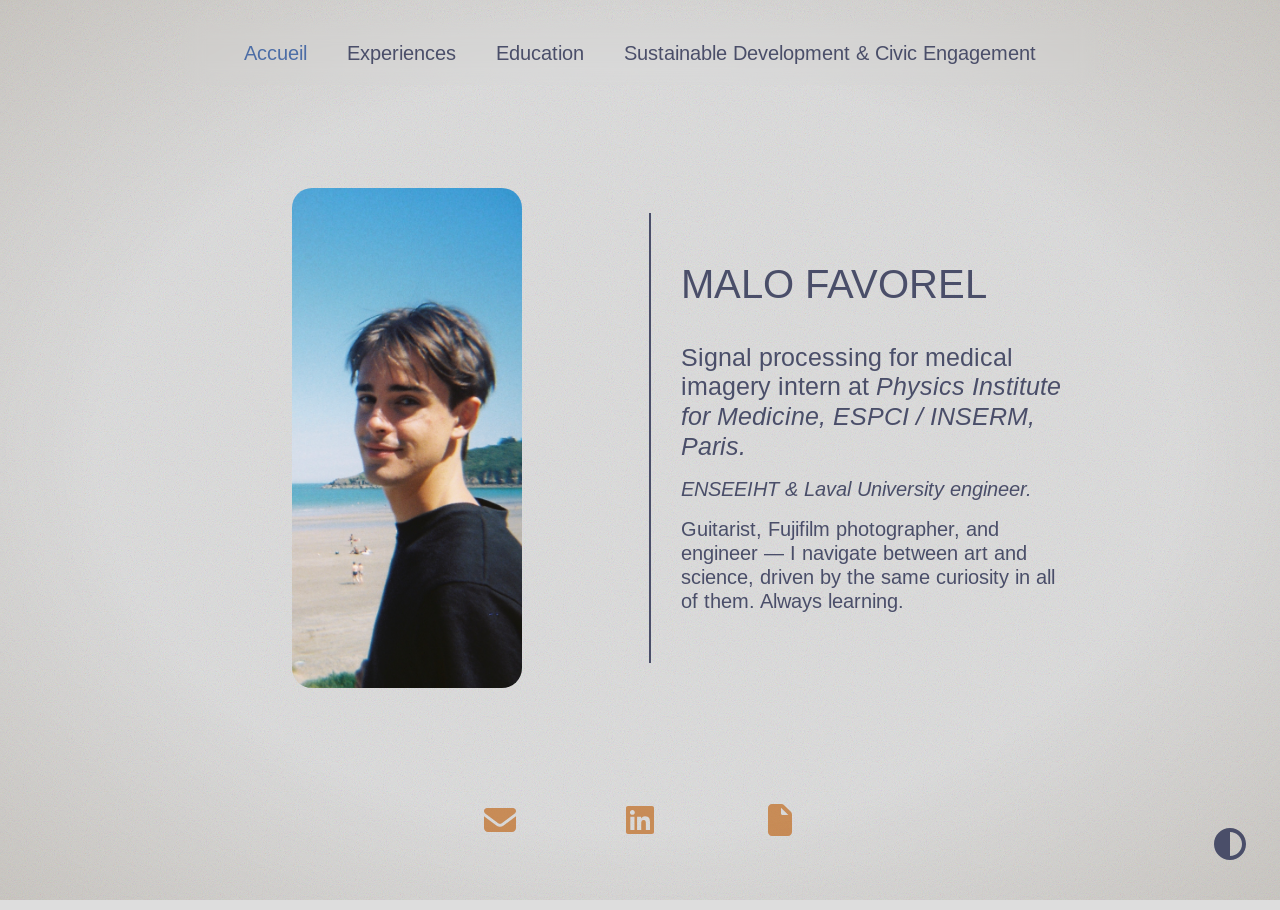
<file: index.html>
<!DOCTYPE html>
<html lang="en">
<head>
    <meta charset="UTF-8">
    <meta name="viewport" content="width=device-width, initial-scale=1.0">
    <link rel="stylesheet" href="css/accueil.css">
    <link rel="stylesheet" href="css/common.css">
    <link rel="stylesheet" href="fonts/fonts.css">
    <link rel="preconnect" href="https://fonts.googleapis.com">
    <link rel="preconnect" href="https://fonts.gstatic.com" crossorigin>
    <link rel="icon" type="image/svg+xml" href="img/favicon.svg">
    <link href="https://fonts.googleapis.com/css2?family=Arimo:ital,wght@0,400..700;1,400..700&display=swap" rel="stylesheet">
    <title>Accueil</title>
</head>
<body>
    <div class="header">
        <ul class="arimo-header" style="color: var(--main)">
            <li><a href="index.html" class="active">Accueil</a></li>
            <li><a href="experiences.html">Experiences</a></li>
            <li><a href="education.html">Education</a></li>
            <li>Sustainable Development & Civic Engagement </li>
        </ul>
    </div>
    <button id="dm-id" class="arimo-header" style="color: var(--main)"><img src="img/circle-half-stroke-solid-full.svg" alt="Darkmode"></button>


    <div class="presentation">
        <div class="pp">
            <img src="img/Photo_cv.jpg" style="height:500px; border-radius: 20px;">
        </div>
        <div class="text-pres">
            <p class="tp-name">MALO FAVOREL</p>
            <p class="tp-title">Signal processing for medical imagery intern at <span style="font-style: italic;">Physics Institute for Medicine, ESPCI / INSERM, Paris.</span></p>
            <p style="font-style: italic;">ENSEEIHT & Laval University engineer.</p>
            <p>Guitarist, Fujifilm photographer, and engineer — I navigate between art and science, driven by the same curiosity in all of them. Always learning.</p>
        </div>
    </div>
    <div class="info">
        <a href="mailto:favorelmalo@mail.com">
            <div class="info-item">
                <img src="img/envelope-solid-full.svg" alt="mail">
            </div>
        </a>
        <a href="https://linkedin.com/in/malofavorel" target="_blank">
            <div class="info-item">
                <img src="img/linkedin-brands-solid-full.svg" alt="linkedin">
            </div>
        </a>
        <a href="https://github.com/votre-profil" target="_blank">
            <div class="info-item">
                <img src="img/file-solid-full.svg" alt="github">
            </div>
        </a>
    </div>
    <script src="js/darkmode.js"></script>
</body>
</html>
</file>
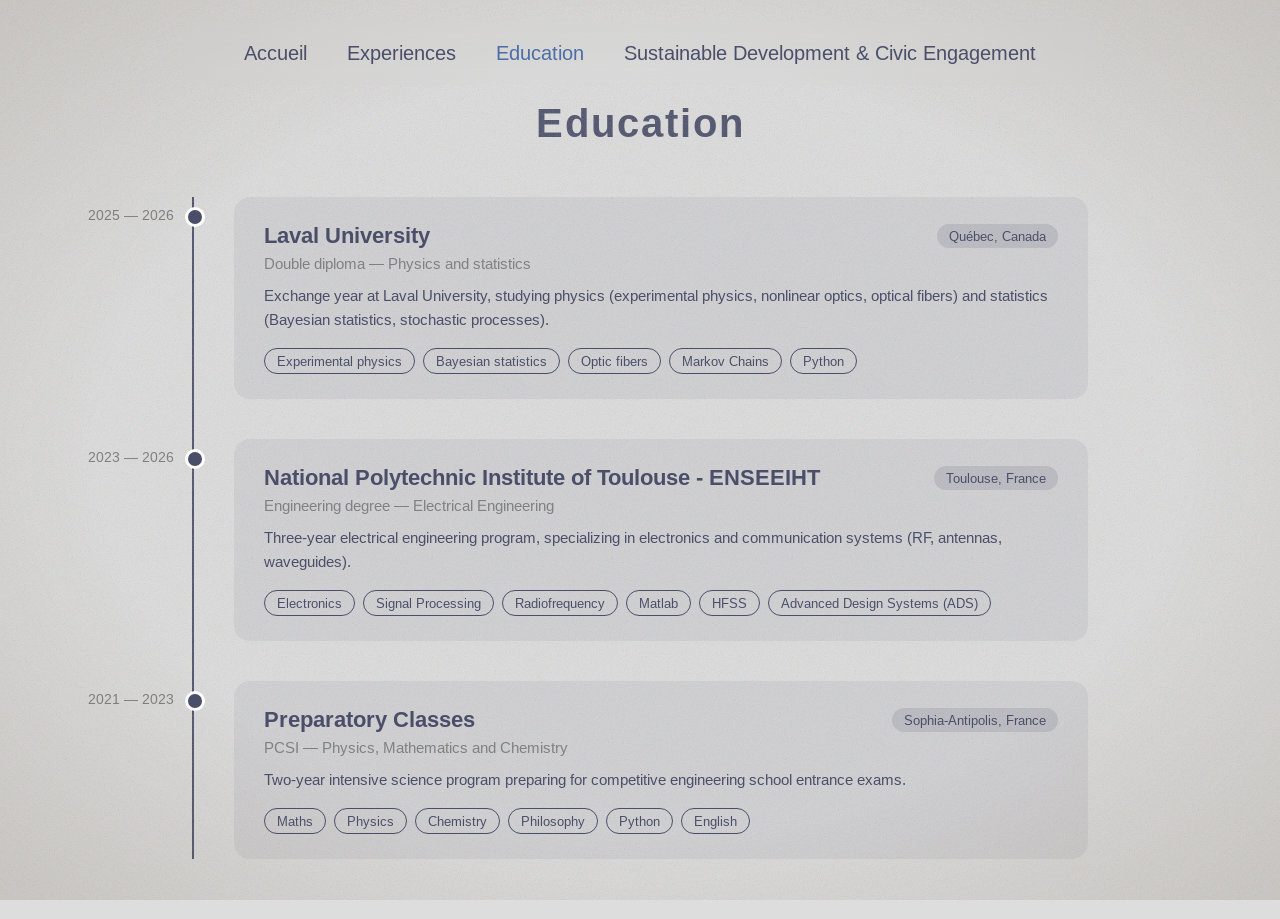
<file: education.html>
<!DOCTYPE html>
<html lang="en">
<head>
    <meta charset="UTF-8">
    <meta name="viewport" content="width=device-width, initial-scale=1.0">
    <link rel="stylesheet" href="css/common.css">
    <link rel="stylesheet" href="css/education.css">
    <link rel="stylesheet" href="fonts/fonts.css">
    <link rel="preconnect" href="https://fonts.googleapis.com">
    <link rel="preconnect" href="https://fonts.gstatic.com" crossorigin>
    <link rel="icon" type="image/svg+xml" href="img/favicon.svg">
    <link href="https://fonts.googleapis.com/css2?family=Arimo:ital,wght@0,400..700;1,400..700&display=swap" rel="stylesheet">
    <title>Education</title>
</head>
<body>
    <div class="header">
        <ul class="arimo-header" style="color: var(--main)">
            <li><a href="index.html">Accueil</a></li>
            <li><a href="experiences.html">Experiences</a></li>
            <li><a href="education.html" class="active">Education</a></li>
            <li>Sustainable Development & Civic Engagement</li>
        </ul>
    </div>

    <main class="edu-main">

        <h1 class="edu-title">Education</h1>

        <div class="timeline">

            

            <div class="timeline-item">
                <div class="timeline-date">2025 — 2026</div>
                <div class="timeline-card">
                    <div class="timeline-header">
                        <h2>Laval University</h2>
                        <span class="badge">Québec, Canada</span>
                    </div>
                    <h3>Double diploma — Physics and statistics</h3>
                    <p>Exchange year at Laval University, studying physics (experimental physics, nonlinear optics, optical fibers) and statistics (Bayesian statistics, stochastic processes).</p>
                    <ul class="tags">
                        <li>Experimental physics</li>
                        <li>Bayesian statistics</li>
                        <li>Optic fibers</li>
                        <li>Markov Chains</li>
                        <li>Python</li>
                    </ul>
                </div>
            </div>

            <div class="timeline-item">
                <div class="timeline-date">2023 — 2026</div>
                <div class="timeline-card">
                    <div class="timeline-header">
                        <h2>National Polytechnic Institute of Toulouse - ENSEEIHT</h2>
                        <span class="badge">Toulouse, France</span>
                    </div>
                    <h3>Engineering degree — Electrical Engineering</h3>
                    <p>Three-year electrical engineering program, specializing in electronics and communication systems (RF, antennas, waveguides). 
                    </p>
                    <ul class="tags">
                        <li>Electronics</li>
                        <li>Signal Processing</li>
                        <li>Radiofrequency</li>
                        <li>Matlab</li>
                        <li>HFSS</li>
                        <li>Advanced Design Systems (ADS)</li>
                    </ul>
                </div>
            </div>

            <div class="timeline-item">
                <div class="timeline-date">2021 — 2023</div>
                <div class="timeline-card">
                    <div class="timeline-header">
                        <h2>Preparatory Classes</h2>
                        <span class="badge">Sophia-Antipolis, France</span>
                    </div>
                    <h3>PCSI — Physics, Mathematics and Chemistry</h3>
                    <p>Two-year intensive science program preparing for competitive engineering school entrance exams.</p>
                    <ul class="tags">
                        <li>Maths</li>
                        <li>Physics</li>
                        <li>Chemistry</li>
                        <li>Philosophy</li>
                        <li>Python</li>
                        <li>English</li>
                    </ul>
                </div>
            </div>

        </div>
    </main>

</body>
</html>
</file>
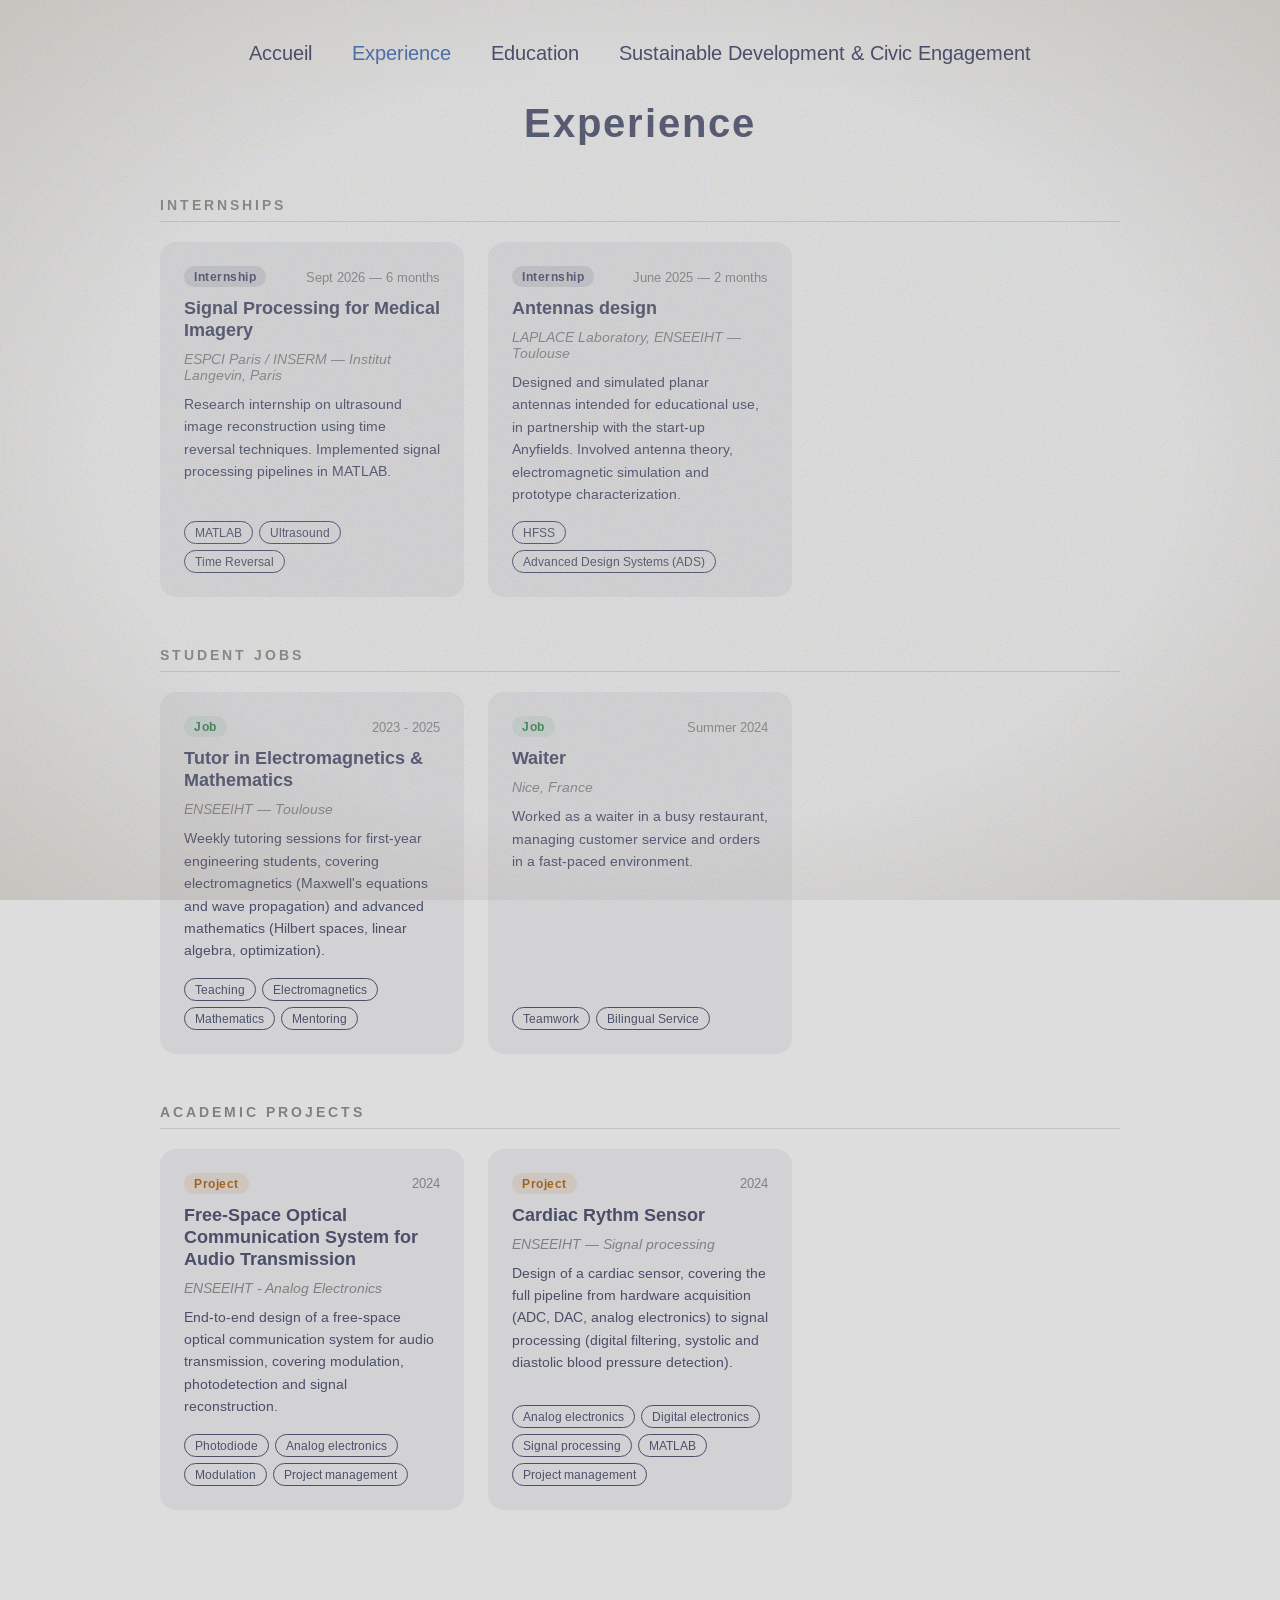
<file: experiences.html>
<!DOCTYPE html>
<html lang="en">
<head>
    <meta charset="UTF-8">
    <meta name="viewport" content="width=device-width, initial-scale=1.0">
    <link rel="stylesheet" href="css/common.css">
    <link rel="stylesheet" href="css/experiences.css">
    <link rel="stylesheet" href="fonts/fonts.css">
    <link rel="preconnect" href="https://fonts.googleapis.com">
    <link rel="preconnect" href="https://fonts.gstatic.com" crossorigin>
    <link rel="icon" type="image/svg+xml" href="img/favicon.svg">
    <link href="https://fonts.googleapis.com/css2?family=Arimo:ital,wght@0,400..700;1,400..700&display=swap" rel="stylesheet">
    <title>Experience</title>
</head>
<body>
    <div class="header">
        <ul class="arimo-header" style="color: var(--main)">
            <li><a href="index.html">Accueil</a></li>
            <li><a href="experience.html" class="active">Experience</a></li>
            <li><a href="education.html">Education</a></li>
            <li>Sustainable Development & Civic Engagement</li>
        </ul>
    </div>

    <main class="exp-main">
        <h1 class="exp-title">Experience</h1>

        <!-- INTERNSHIPS -->
        <section class="exp-section">
            <h2 class="section-label">Internships</h2>
            <div class="grid">

                <div class="card">
                    <div class="card-top">
                        <span class="card-type internship">Internship</span>
                        <span class="card-date">Sept 2026 — 6 months</span>
                    </div>
                    <h3 class="card-title">Signal Processing for Medical Imagery</h3>
                    <p class="card-org">ESPCI Paris / INSERM — Institut Langevin, Paris</p>
                    <p class="card-desc">Research internship on ultrasound image reconstruction using time reversal techniques. Implemented signal processing pipelines in MATLAB.</p>
                    <ul class="tags">
                        <li>MATLAB</li>
                        <li>Ultrasound</li>
                        <li>Time Reversal</li>
                    </ul>
                </div>

                <div class="card">
                    <div class="card-top">
                        <span class="card-type internship">Internship</span>
                        <span class="card-date">June 2025 — 2 months</span>
                    </div>
                    <h3 class="card-title">Antennas design</h3>
                    <p class="card-org">LAPLACE Laboratory, ENSEEIHT — Toulouse</p>
                    <p class="card-desc">Designed and simulated planar antennas intended for educational use, in partnership with the start-up Anyfields. Involved antenna theory, electromagnetic simulation and prototype characterization.</p>
                    <ul class="tags">
                        <li>HFSS</li>
                        <li>Advanced Design Systems (ADS)</li>
                    </ul>
                </div>

            </div>
        </section>

        <!-- STUDENT JOBS -->
        <section class="exp-section">
            <h2 class="section-label">Student Jobs</h2>
            <div class="grid">

                <div class="card">
                    <div class="card-top">
                        <span class="card-type job">Job</span>
                        <span class="card-date">2023 - 2025</span>
                    </div>
                    <h3 class="card-title">Tutor in Electromagnetics & Mathematics</h3>
                    <p class="card-org">ENSEEIHT — Toulouse</p>
                    <p class="card-desc">Weekly tutoring sessions for first-year engineering students, covering electromagnetics (Maxwell's equations and wave propagation) and advanced mathematics (Hilbert spaces, linear algebra, optimization).</p>
                    <ul class="tags">
                        <li>Teaching</li>
                        <li>Electromagnetics</li>
                        <li>Mathematics</li>
                        <li>Mentoring</li>
                    </ul>
                </div>

                <div class="card">
                    <div class="card-top">
                        <span class="card-type job">Job</span>
                        <span class="card-date">Summer 2024</span>
                    </div>
                    <h3 class="card-title">Waiter</h3>
                    <p class="card-org">Nice, France</p>
                    <p class="card-desc">Worked as a waiter in a busy restaurant, managing customer service and orders in a fast-paced environment.</p>
                    <ul class="tags">
                        <li>Teamwork</li>
                        <li>Bilingual Service</li>
                    </ul>
                </div>

            </div>
        </section>

        <!-- ACADEMIC PROJECTS -->
        <section class="exp-section">
            <h2 class="section-label">Academic Projects</h2>
            <div class="grid">

                <div class="card">
                    <div class="card-top">
                        <span class="card-type project">Project</span>
                        <span class="card-date">2024</span>
                    </div>
                    <h3 class="card-title">Free-Space Optical Communication System for Audio Transmission</h3>
                    <p class="card-org">ENSEEIHT - Analog Electronics</p>
                    <p class="card-desc">End-to-end design of a free-space optical communication system for audio transmission, covering modulation, photodetection and signal reconstruction.</p>
                    <ul class="tags">
                        <li>Photodiode</li>
                        <li>Analog electronics</li>
                        <li>Modulation</li>
                        <li>Project management</li>
                    </ul>
                </div>

                <div class="card">
                    <div class="card-top">
                        <span class="card-type project">Project</span>
                        <span class="card-date">2024</span>
                    </div>
                    <h3 class="card-title">Cardiac Rythm Sensor</h3>
                    <p class="card-org">ENSEEIHT — Signal processing</p>
                    <p class="card-desc">Design of a cardiac sensor, covering the full pipeline from hardware acquisition (ADC, DAC, analog electronics) to signal processing (digital filtering, systolic and diastolic blood pressure detection).</p>
                    <ul class="tags">
                        <li>Analog electronics</li>
                        <li>Digital electronics</li>
                        <li>Signal processing</li>
                        <li>MATLAB</li>
                        <li>Project management</li>
                    </ul>
                </div>

            </div>
        </section>

    
    </main>

</body>
</html>
</file>
<file: css/accueil.css>
html, body {
    background-color: var(--bg);
    margin: 0;
    padding: 0;
    display: flex;
    flex-direction: column;
    overflow: hidden;
}



.presentation {
    height: 65vh;
    width: 100%;

    display: flex;
    justify-content: center;
    gap: 50px;
    align-items: center;

    padding-top: calc(5vh + 100px);
}

.pp, .text-pres {
    height: 50vh;
    width: 30%;
    z-index: 2;
}

.pp {
    border-radius: 30px;
    display: flex;
    justify-content: center;
    align-items: center;
}

.text-pres {
    display: flex;
    flex-direction: column;
    text-align: left;
    font-family: "Arimo", sans-serif;
    color: var(--main);
    font-size: 25px;
    justify-content: center;
    gap: 15px;
    font-size: 20px;

    border-left: 2px solid var(--main);
    padding-left: 30px;

}

.tp-name {
    font-size: 40px;
    margin-bottom: 20px;

}

.tp-title {
    font-size: 25px;
}




.info {
    height: 20vh;
    width: 100%;
    display: flex;
    justify-content: center;
    align-items: center;
    gap: 40px;
    position: static;
}

.info-item {
    display: flex;
    flex-direction: column;
    align-items: center;
    gap: 10px;
    padding: 20px 30px;
    border-radius: 16px;
    transition: 0.2s all ease-in-out;
    color: var(--main);
    font-family: "Arimo", sans-serif;
    font-size: 18px;
}

.info-item:hover {
    background-color: rgba(74, 78, 105, 0.07);
    transform: translateY(-3px);
}

.info-item img {
    height: 40px;
    width: 40px;
    opacity: 0.7;
}
</file>
<file: css/common.css>
* {margin: 0; padding: 0}

html, body {
    max-width: 100%;
    overflow-x: hidden;
    background-color: var(--bg);
}

body::before {
    content: '';
    position: fixed;
    top: 0; left: 0;
    width: 100%; height: 100%;
    z-index: 0;
    pointer-events: none;
    opacity: 0.25;
    background-image: url("data:image/svg+xml,%3Csvg viewBox='0 0 256 256' xmlns='http://www.w3.org/2000/svg'%3E%3Cfilter id='noise'%3E%3CfeTurbulence type='fractalNoise' baseFrequency='0.75' numOctaves='4' stitchTiles='stitch'/%3E%3C/filter%3E%3Crect width='100%25' height='100%25' filter='url(%23noise)'/%3E%3C/svg%3E");
    background-size: 180px 180px;
}

body::after {
    content: '';
    position: fixed;
    top: 0; left: 0;
    width: 100%; height: 100%;
    z-index: 0;
    pointer-events: none;
    background: radial-gradient(ellipse at center, 
        transparent 60%, 
        rgba(100, 80, 50, 0.15) 100%);
}

:root {
    --bg: rgb(221, 221, 221);
    --main: rgb(74, 78, 105);
    --activeColor: rgb(76, 109, 166);
}

a {
    text-decoration: none;
    color: var(--main);
}

.active {
    color: var(--activeColor);
}

ul {
  display: flex;
  list-style: none;
  gap: 20px;
  align-items: center;
}

li {
  display: inline-block;
  padding: 10px;
  transition: 0.2s all ease-in-out;
}

li:hover{
    color: var(--activeColor);
    transform: scale(1.01);
}

.header{
    height: 5vh;
    width: 70%;

    display: flex;
    flex-direction: row;
    justify-content: center;
    z-index: 10;
    position: fixed;

    padding: 10px;
    top: 20px;
    left: 50%;
    transform: translateX(-50%);

    border-radius: 20px;

    backdrop-filter: blur(10px);
    -webkit-backdrop-filter: blur(10px); /* pour Safari */

    transition: 0.4s all ease-in-out;
}
::selection {
    background-color: rgba(193, 107, 32, 0.112);
    color: rgb(193, 107, 32);
}

@media (max-width: 768px) {

    /* Header */
    .header {
        width: 90%;
        height: auto;
        padding: 8px;
    }

    .header ul {
        gap: 10px;
        flex-wrap: wrap; 
    }


    /* Présentation — passe en colonne */
    .presentation {
        flex-direction: column;
        align-items: center;
        padding-top: 150px;
        gap: 20px;
    }

    .pp, .text-pres {
        width: 85%;
        height: auto;
    }

    .pp img {
        height: auto !important;
        width: 45%;
    }

    .text-pres {
        font-size: 18px;
        border-left: none;
        border-top: 2px solid var(--main);
        padding-left: 0;
        padding-top: 20px;
        text-align: center;
    }

    /* Info */
    .info {
        flex-direction: column;
        height: auto;
        padding: 40px 0;
        gap: 20px;
    }
}

button {
    border: none;
    background-color: transparent;
    text-decoration: none;
}

#dm-id {
    position: absolute;
    width: 40px;
    bottom: 31px;
    right: 30px;
    z-index: 1000;
    cursor: pointer;
}

#dm-id:hover {
    transform: scale(1.05);
}

.dm-active {
    background-color: black;
}

.dm-active * {
    color: rgb(207, 215, 219);
}
</file>
<file: fonts/fonts.css>
.arimo-header {
  font-family: "Arimo", sans-serif;
  font-optical-sizing: auto;
  font-weight: 400;
  font-style: normal;
  font-size: 20px;
}
</file>
<file: css/education.css>
.edu-main {
    padding-top: 100px;
    padding-bottom: 60px;
    width: 70%;
    margin: 0 auto;
    font-family: "Arimo", sans-serif;
    color: var(--main);
}

.edu-title {
    font-size: 40px;
    margin-bottom: 50px;
    text-align: center;
    letter-spacing: 2px;
}

/* Timeline */
.timeline {
    display: flex;
    flex-direction: column;
    gap: 40px;
    border-left: 2px solid var(--main);
    padding-left: 40px;
}

.timeline-item {
    display: flex;
    gap: 30px;
    align-items: flex-start;
    position: relative;
}

/* Point sur la ligne */
.timeline-item::before {
    content: '';
    position: absolute;
    left: -49px;
    top: 10px;
    width: 14px;
    height: 14px;
    border-radius: 50%;
    background-color: var(--main);
    border: 3px solid white;
}

.timeline-date {
    min-width: 120px;
    font-size: 14px;
    color: grey;
    padding-top: 10px;
    text-align: right;
    position: absolute;
    left: -180px;
}

.timeline-card {
    background-color: rgba(74, 78, 105, 0.07);
    border-radius: 16px;
    padding: 25px 30px;
    width: 100%;
    transition: transform 0.2s ease, box-shadow 0.2s ease;
}

.timeline-card:hover {
    transform: translateY(-3px);
    box-shadow: 0 8px 24px rgba(74, 78, 105, 0.15);
}

.timeline-header {
    display: flex;
    justify-content: space-between;
    align-items: center;
    margin-bottom: 6px;
}

.timeline-header h2 {
    font-size: 22px;
}

.badge {
    font-size: 13px;
    padding: 4px 12px;
    border-radius: 20px;
    background-color: rgba(74, 78, 105, 0.15);
    color: var(--main);
}

.timeline-card h3 {
    font-size: 15px;
    font-weight: 500;
    color: grey;
    margin-bottom: 12px;
}

.timeline-card p {
    font-size: 15px;
    line-height: 1.6;
    margin-bottom: 16px;
}

/* Tags */
.tags {
    display: flex;
    flex-wrap: wrap;
    gap: 8px;
    list-style: none;
    padding: 0;
}

.tags li {
    font-size: 13px;
    padding: 4px 12px;
    border-radius: 20px;
    border: 1px solid var(--main);
    color: var(--main);
}
</file>
<file: css/experiences.css>
.exp-main {
    padding-top: 100px;
    padding-bottom: 60px;
    width: 75%;
    margin: 0 auto;
    font-family: "Arimo", sans-serif;
    color: var(--main);
}

.exp-title {
    font-size: 40px;
    text-align: center;
    letter-spacing: 2px;
    margin-bottom: 50px;
}

/* Sections */
.exp-section {
    margin-bottom: 50px;
}

.section-label {
    font-size: 14px;
    letter-spacing: 3px;
    text-transform: uppercase;
    color: grey;
    margin-bottom: 20px;
    padding-bottom: 8px;
    border-bottom: 1px solid rgba(74, 78, 105, 0.2);
}

/* Grid */
.grid {
    display: grid;
    grid-template-columns: repeat(auto-fill, minmax(300px, 1fr));
    gap: 24px;
}

/* Cards */
.card {
    background-color: rgba(74, 78, 105, 0.07);
    border-radius: 16px;
    padding: 24px;
    display: flex;
    flex-direction: column;
    gap: 10px;
    transition: transform 0.2s ease, box-shadow 0.2s ease;
}

.card:hover {
    transform: translateY(-4px);
    box-shadow: 0 8px 24px rgba(74, 78, 105, 0.15);
}

.card-top {
    display: flex;
    justify-content: space-between;
    align-items: center;
}

/* Badges de type */
.card-type {
    font-size: 12px;
    padding: 3px 10px;
    border-radius: 20px;
    font-weight: 600;
    letter-spacing: 0.5px;
}

.internship {
    background-color: rgba(74, 78, 105, 0.15);
    color: var(--main);
}

.job {
    background-color: rgba(100, 160, 120, 0.15);
    color: #3a7d55;
}

.project {
    background-color: rgba(180, 120, 60, 0.15);
    color: #a0621e;
}

.asso {
    background-color: rgba(160, 80, 140, 0.15);
    color: #8b3a7a;
}

.card-date {
    font-size: 13px;
    color: grey;
}

.card-title {
    font-size: 18px;
    font-weight: 700;
}

.card-org {
    font-size: 14px;
    color: grey;
    font-style: italic;
}

.card-desc {
    font-size: 14px;
    line-height: 1.6;
    flex-grow: 1;
}

/* Tags */
.tags {
    display: flex;
    flex-wrap: wrap;
    gap: 6px;
    list-style: none;
    padding: 0;
    margin-top: 6px;
}

.tags li {
    font-size: 12px;
    padding: 3px 10px;
    border-radius: 20px;
    border: 1px solid var(--main);
    color: var(--main);
}
</file>
